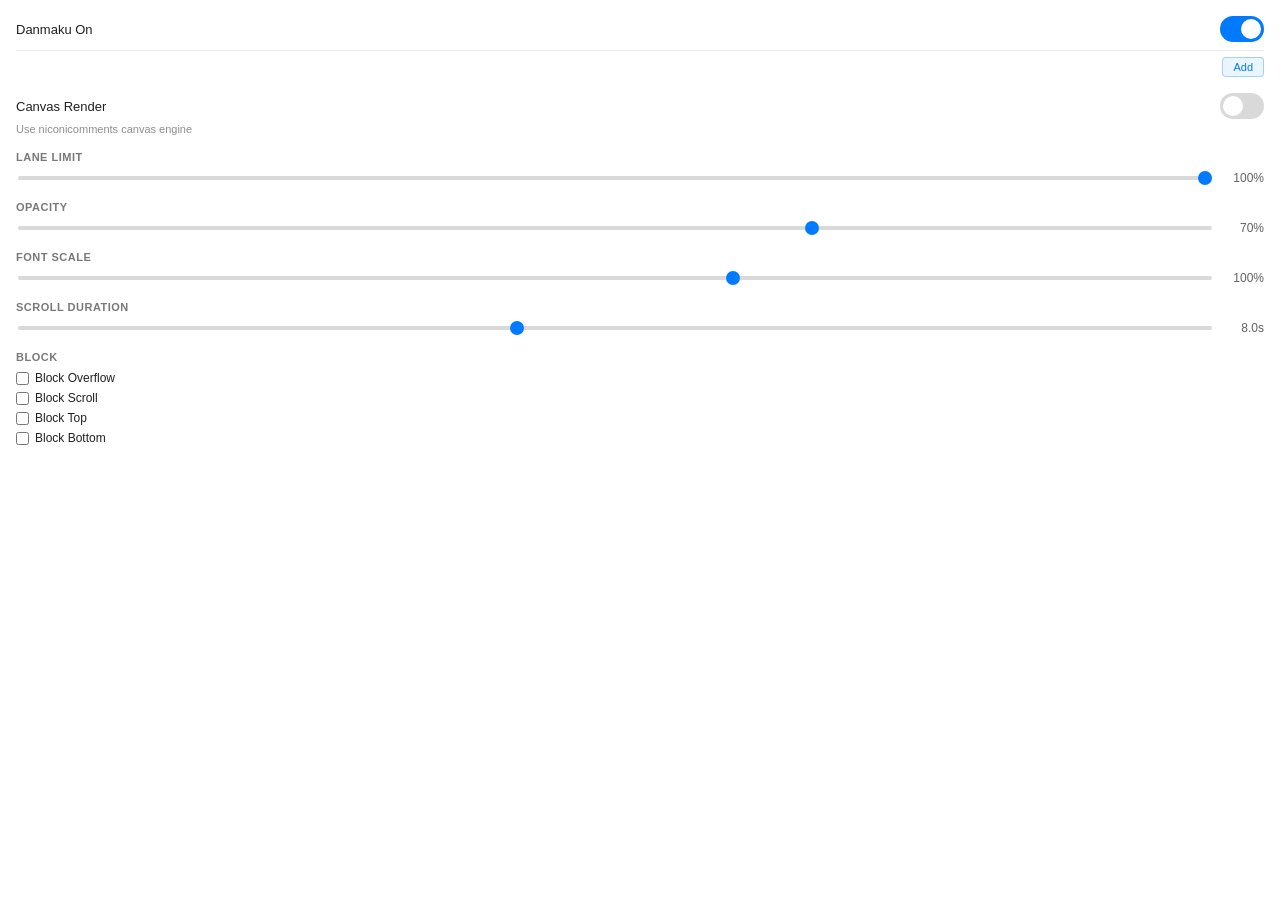
<file: sidebar/index.html>
<!DOCTYPE html>
<html lang="en">

<head>
  <meta charset="UTF-8" />
  <link rel="stylesheet" href="index.css" />
  <title>Danmaku Control</title>
</head>

<body>
  <div id="root">
    <div class="section">
      <div class="toggle-row">
        <span class="toggle-label" data-i18n="danmaku_visible">Danmaku On</span>
        <label class="switch" data-clickable>
          <input type="checkbox" id="toggle-danmaku" checked />
          <span class="switch-slider"></span>
        </label>
      </div>
      <div id="danmaku-file-list-section" class="danmaku-file-list-section">
        <div id="danmaku-file-list-container"></div>
        <div class="danmaku-file-list-footer">
          <span id="danmaku-file-count" class="danmaku-file-count"></span>
          <div class="danmaku-file-list-actions">
            <button id="danmaku-file-add-btn" class="danmaku-file-action-btn" data-i18n="file_add">Add</button>
          </div>
        </div>
      </div>
    </div>

    <div class="section">
      <div class="toggle-row">
        <span class="toggle-label" data-i18n="render_canvas">Canvas Render</span>
        <label class="switch" data-clickable>
          <input type="checkbox" id="render-mode-canvas" />
          <span class="switch-slider"></span>
        </label>
      </div>
      <div class="hint-text" data-i18n="render_canvas_hint">Use niconicomments canvas engine</div>
      <div class="hint-text canvas-unsupported" data-i18n="render_canvas_unsupported" style="display:none;">Only available for Niconico format</div>
      <div class="canvas-mode-options" style="display:none; margin-top: 8px;">
        <div class="control-row">
          <span class="toggle-label" data-i18n="canvas_mode">Mode</span>
          <select id="canvas-mode-select" data-clickable style="margin-left: auto;">
            <option value="default" data-i18n="canvas_mode_default">Auto</option>
            <option value="html5" data-i18n="canvas_mode_html5">HTML5</option>
            <option value="flash" data-i18n="canvas_mode_flash">Flash</option>
          </select>
        </div>
      </div>
    </div>

    <div class="section">
      <h3 class="section-title" data-i18n="lane_limit">Lane Limit</h3>
      <div class="control-row">
        <input type="range" id="max-lane-slider" data-clickable min="10" max="100" step="5" value="100" class="slider" />
        <span id="max-lane-value" class="value-text">100%</span>
      </div>
    </div>

    <div class="section">
      <h3 class="section-title" data-i18n="opacity">Opacity</h3>
      <div class="control-row">
        <input type="range" id="opacity-slider" data-clickable min="0.1" max="1" step="0.05" value="0.7" class="slider" />
        <span id="opacity-value" class="value-text">70%</span>
      </div>
    </div>

    <div class="section">
      <h3 class="section-title" data-i18n="font_scale">Font Scale</h3>
      <div class="control-row">
        <input type="range" id="fontsize-slider" data-clickable min="25" max="150" step="5" value="100" class="slider" />
        <span id="fontsize-value" class="value-text">100%</span>
      </div>
    </div>

    <div class="section">
      <h3 class="section-title" data-i18n="scroll_duration">Scroll Duration</h3>
      <div class="control-row">
        <input type="range" id="duration-slider" data-clickable min="3000" max="15000" step="500" value="8000" class="slider" />
        <span id="duration-value" class="value-text">8.0s</span>
      </div>
    </div>

    <div class="section">
      <h3 class="section-title" data-i18n="danmaku_block">Block</h3>
      <div class="checkbox-group">
        <label class="checkbox-label" data-clickable>
          <input type="checkbox" id="block-force-lane" /> <span data-i18n="block_force_lane">Block Overflow</span>
        </label>
        <label class="checkbox-label" data-clickable>
          <input type="checkbox" id="block-scroll" /> <span data-i18n="block_scroll">Block Scroll</span>
        </label>
        <label class="checkbox-label" data-clickable>
          <input type="checkbox" id="block-top" /> <span data-i18n="block_top">Block Top</span>
        </label>
        <label class="checkbox-label" data-clickable>
          <input type="checkbox" id="block-bottom" /> <span data-i18n="block_bottom">Block Bottom</span>
        </label>
      </div>
    </div>
  </div>
  <script src="index.js"></script>
</body>

</html>
</file>
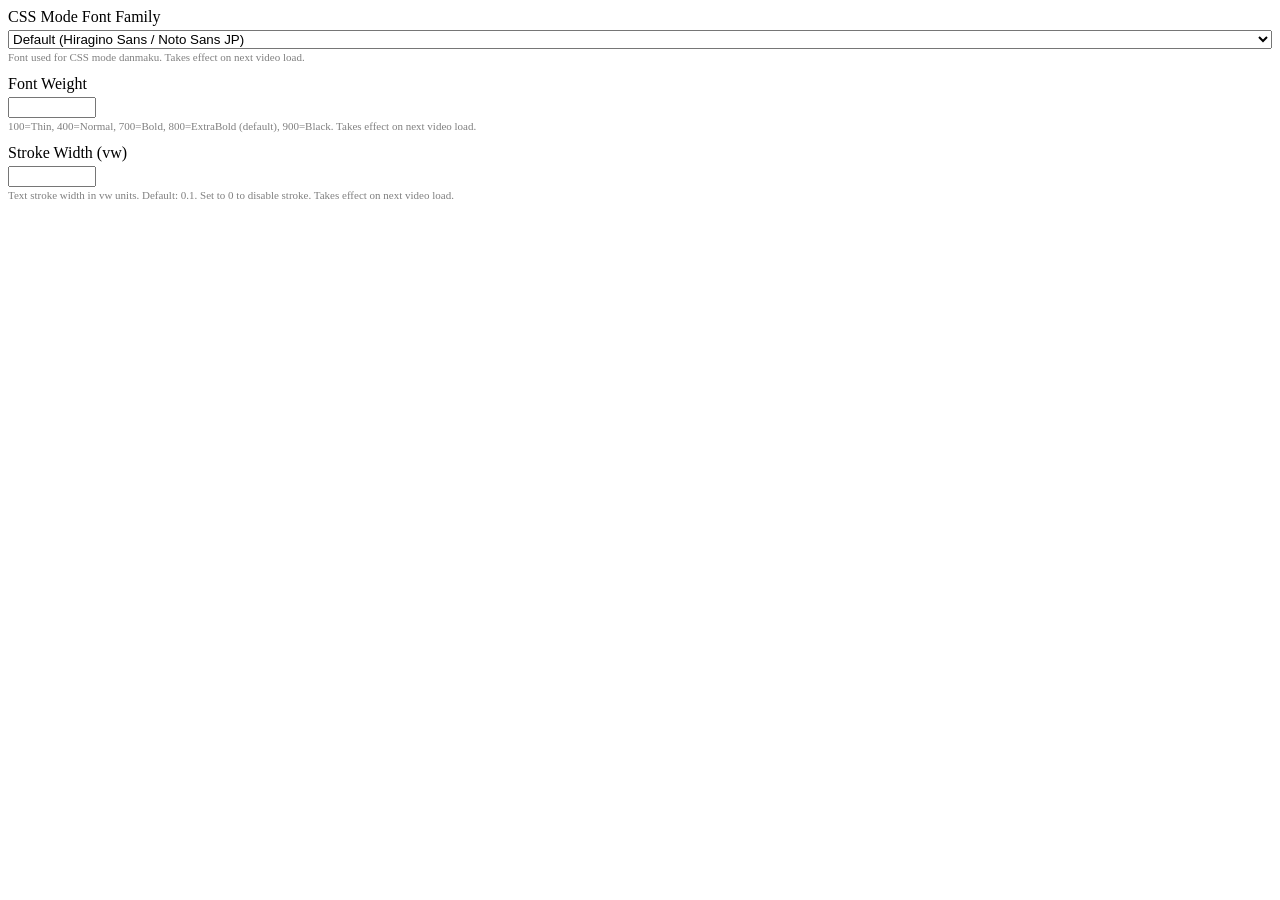
<file: preferences.html>
<!DOCTYPE html>
<html>
<head>
  <meta charset="UTF-8">
  <style>
    .pref-section { margin-bottom: 12px; }
    .pref-section select,
    .pref-section input[type="number"] {
      margin-top: 2px;
    }
    small, .small { font-size: 11px; }
    .secondary { color: rgba(0, 0, 0, 0.5); }
    .pref-help { margin-top: 2px; }
    @media (prefers-color-scheme: dark) {
      .secondary { color: rgba(255, 255, 255, 0.5); }
    }
  </style>
</head>
<body>
  <div class="pref-section">
    <label>CSS Mode Font Family</label>
    <div style="margin-top: 2px">
      <select id="pref-cssFontFamily" data-pref-key="cssFontFamily" style="width: 100%;">
        <option value="default">Default (Hiragino Sans / Noto Sans JP)</option>
        <optgroup label="Japanese Fonts">
          <option value="hiragino-sans">Hiragino Sans (ヒラギノ角ゴ)</option>
          <option value="hiragino-kaku">Hiragino Kaku Gothic ProN (ヒラギノ角ゴ ProN)</option>
          <option value="hiragino-mincho">Hiragino Mincho ProN (ヒラギノ明朝 ProN)</option>
          <option value="yu-gothic">Yu Gothic (游ゴシック体)</option>
          <option value="yu-mincho">Yu Mincho (游明朝体)</option>
          <option value="noto-sans-jp">Noto Sans JP</option>
          <option value="noto-serif-jp">Noto Serif JP</option>
          <option value="meiryo">Meiryo (メイリオ)</option>
          <option value="ms-pgothic">MS PGothic (MS Pゴシック)</option>
        </optgroup>
        <optgroup label="Chinese Fonts">
          <option value="pingfang-sc">PingFang SC (苹方-简)</option>
          <option value="pingfang-tc">PingFang TC (苹方-繁)</option>
          <option value="heiti-sc">STHeiti (华文黑体)</option>
          <option value="songti-sc">Songti SC (华文宋体-简)</option>
          <option value="stfangsong">STFangsong (华文仿宋)</option>
          <option value="simsun">SimSun (宋体)</option>
          <option value="microsoft-yahei">Microsoft YaHei (微软雅黑)</option>
          <option value="wenquanyi-micro-hei">WenQuanYi Micro Hei (文泉驿微米黑)</option>
        </optgroup>
      </select>
    </div>
    <p class="small secondary pref-help">
      Font used for CSS mode danmaku. Takes effect on next video load.
    </p>
  </div>

  <div class="pref-section">
    <label>Font Weight</label>
    <div style="margin-top: 2px">
      <input type="number" id="pref-cssFontWeight" data-type="int" data-pref-key="cssFontWeight" min="100" max="900" step="100" style="width: 80px;" />
    </div>
    <p class="small secondary pref-help">
      100=Thin, 400=Normal, 700=Bold, 800=ExtraBold (default), 900=Black. Takes effect on next video load.
    </p>
  </div>

  <div class="pref-section">
    <label>Stroke Width (vw)</label>
    <div style="margin-top: 2px">
      <input type="number" id="pref-cssStrokeWidth" data-type="float" data-pref-key="cssStrokeWidth" min="0" max="1" step="0.01" style="width: 80px;" />
    </div>
    <p class="small secondary pref-help">
      Text stroke width in vw units. Default: 0.1. Set to 0 to disable stroke. Takes effect on next video load.
    </p>
  </div>

  <script>
    (function() {
      var pref = window.iina ? window.iina.preferences : null;
      if (!pref) return;

      var selectEl = document.getElementById("pref-cssFontFamily");
      if (selectEl) {
        pref.get("cssFontFamily", function(val) {
          if (val !== undefined && val !== null) {
            selectEl.value = val;
          }
        });
        selectEl.addEventListener("change", function() {
          pref.set("cssFontFamily", selectEl.value);
          pref.sync();
        });
      }

      var weightEl = document.getElementById("pref-cssFontWeight");
      if (weightEl) {
        pref.get("cssFontWeight", function(val) {
          if (val !== undefined && val !== null) {
            weightEl.value = val;
          }
        });
        weightEl.addEventListener("change", function() {
          pref.set("cssFontWeight", parseInt(weightEl.value, 10));
          pref.sync();
        });
      }

      var strokeEl = document.getElementById("pref-cssStrokeWidth");
      if (strokeEl) {
        pref.get("cssStrokeWidth", function(val) {
          if (val !== undefined && val !== null) {
            strokeEl.value = val;
          }
        });
        strokeEl.addEventListener("change", function() {
          pref.set("cssStrokeWidth", parseFloat(strokeEl.value));
          pref.sync();
        });
      }
    })();
  </script>
</body>
</html>
</file>
<file: sidebar/index.css>
* {
  box-sizing: border-box;
}

html {
  margin: 0;
  padding: 0;
}

body {
  margin: 0;
  padding: 16px;
  font-size: 13px;
  font-family: -apple-system, BlinkMacSystemFont, "Segoe UI", Roboto,
    Oxygen, Ubuntu, Cantarell, "Open Sans", "Helvetica Neue", sans-serif;
  color: #1f2023;
  background: none;
}

@media (prefers-color-scheme: dark) {
  body {
    color: #dadada;
  }
}

small,
.small {
  font-size: 11px;
}

.secondary {
  color: rgba(0, 0, 0, 0.5);
}

@media (prefers-color-scheme: dark) {
  .secondary {
    color: rgba(255, 255, 255, 0.5);
  }
}

.pref-help {
  margin-top: 2px;
  font-size: 11px;
  opacity: 0.7;
}

.pref-section {
  margin-bottom: 12px;
}

.section {
  margin-bottom: 16px;
}

.section-title {
  font-size: 11px;
  font-weight: 600;
  text-transform: uppercase;
  letter-spacing: 0.5px;
  margin: 0 0 8px 0;
  opacity: 0.6;
}

.toggle-row {
  display: flex;
  align-items: center;
  justify-content: space-between;
}

.toggle-label {
  font-size: 13px;
}

.switch {
  position: relative;
  display: inline-block;
  width: 44px;
  height: 26px;
}

.switch input {
  opacity: 0;
  width: 0;
  height: 0;
}

.switch-slider {
  position: absolute;
  cursor: pointer;
  top: 0;
  left: 0;
  right: 0;
  bottom: 0;
  background-color: rgba(128, 128, 128, 0.3);
  transition: 0.2s;
  border-radius: 26px;
}

.switch-slider:before {
  position: absolute;
  content: "";
  height: 20px;
  width: 20px;
  left: 3px;
  bottom: 3px;
  background-color: white;
  transition: 0.2s;
  border-radius: 50%;
}

.switch input:checked + .switch-slider {
  background-color: #007aff;
}

.switch input:checked + .switch-slider:before {
  transform: translateX(18px);
}

.switch input:disabled + .switch-slider {
  opacity: 0.4;
  cursor: not-allowed;
}

.switch input:disabled + .switch-slider:before {
  cursor: not-allowed;
}

@media (prefers-color-scheme: dark) {
  .switch input:checked + .switch-slider {
    background-color: #4da3ff;
  }
}

.control-row {
  display: flex;
  align-items: center;
  gap: 10px;
}

.value-text {
  font-size: 12px;
  min-width: 40px;
  text-align: right;
  opacity: 0.7;
  font-variant-numeric: tabular-nums;
}

.slider {
  flex: 1;
  height: 4px;
  -webkit-appearance: none;
  appearance: none;
  background: rgba(128, 128, 128, 0.3);
  border-radius: 2px;
  outline: none;
}

.slider::-webkit-slider-thumb {
  -webkit-appearance: none;
  appearance: none;
  width: 14px;
  height: 14px;
  border-radius: 50%;
  background: #007aff;
  cursor: pointer;
}

@media (prefers-color-scheme: dark) {
  .slider::-webkit-slider-thumb {
    background: #4da3ff;
  }
}

.checkbox-group {
  display: flex;
  flex-direction: column;
  gap: 6px;
}

.checkbox-label {
  display: flex;
  align-items: center;
  gap: 6px;
  font-size: 12px;
  cursor: pointer;
}

.checkbox-label input[type="checkbox"] {
  margin: 0;
  cursor: pointer;
}

.hint-text {
  font-size: 11px;
  opacity: 0.5;
  margin-top: 4px;
}

.canvas-unsupported {
  color: #ff6b6b;
  opacity: 0.8;
}

@media (prefers-color-scheme: dark) {
  .canvas-unsupported {
    color: #ff8787;
  }
}

.danmaku-file-info {
  margin-top: 6px;
  padding: 6px 8px;
  background: rgba(128, 128, 128, 0.08);
  border-radius: 4px;
  font-size: 11px;
  line-height: 1.4;
}

.danmaku-file-name {
  font-weight: 500;
  word-break: break-all;
}

.danmaku-file-path {
  opacity: 0.5;
  font-size: 10px;
  word-break: break-all;
  margin-top: 2px;
}

.danmaku-file-list-section {
  margin-top: 8px;
}

.danmaku-file-list-footer {
  display: flex;
  align-items: center;
  justify-content: space-between;
  margin-top: 6px;
  padding-top: 6px;
  border-top: 1px solid rgba(128, 128, 128, 0.15);
}

.danmaku-file-count {
  font-size: 11px;
  opacity: 0.6;
}

.danmaku-file-list-actions {
  display: flex;
  gap: 6px;
}

.danmaku-file-action-btn {
  padding: 3px 10px;
  font-size: 11px;
  font-family: inherit;
  color: #007aff;
  background: rgba(0, 122, 255, 0.08);
  border: 1px solid rgba(0, 122, 255, 0.3);
  border-radius: 4px;
  cursor: pointer;
}

.danmaku-file-action-btn:hover {
  background: rgba(0, 122, 255, 0.15);
}

.danmaku-file-action-btn:active {
  background: rgba(0, 122, 255, 0.25);
}

.danmaku-file-action-btn.delete-btn {
  color: #ff3b30;
  background: rgba(255, 59, 48, 0.08);
  border-color: rgba(255, 59, 48, 0.3);
}

.danmaku-file-action-btn.delete-btn:hover {
  background: rgba(255, 59, 48, 0.15);
}

.danmaku-file-action-btn.delete-btn:active {
  background: rgba(255, 59, 48, 0.25);
}

@media (prefers-color-scheme: dark) {
  .danmaku-file-action-btn {
    color: #4da3ff;
    background: rgba(77, 163, 255, 0.08);
    border-color: rgba(77, 163, 255, 0.3);
  }

  .danmaku-file-action-btn:hover {
    background: rgba(77, 163, 255, 0.15);
  }

  .danmaku-file-action-btn.delete-btn {
    color: #ff6b6b;
    background: rgba(255, 107, 107, 0.08);
    border-color: rgba(255, 107, 107, 0.3);
  }

  .danmaku-file-action-btn.delete-btn:hover {
    background: rgba(255, 107, 107, 0.15);
  }
}

.danmaku-file-group {
  margin-bottom: 6px;
}

.danmaku-file-group-title {
  font-size: 10px;
  font-weight: 600;
  text-transform: uppercase;
  letter-spacing: 0.5px;
  opacity: 0.5;
  margin-bottom: 4px;
  padding: 0 2px;
}

.danmaku-file-item {
  display: flex;
  align-items: center;
  gap: 6px;
  padding: 4px 6px;
  border-radius: 4px;
  cursor: pointer;
  transition: background 0.15s;
}

.danmaku-file-item:hover {
  background: rgba(128, 128, 128, 0.08);
}

.danmaku-file-item input[type="checkbox"] {
  margin: 0;
  flex-shrink: 0;
  cursor: pointer;
}

.danmaku-file-item-info {
  flex: 1;
  min-width: 0;
  display: flex;
  align-items: center;
  gap: 6px;
  overflow: hidden;
}

.danmaku-file-item-name {
  font-size: 11px;
  font-weight: 500;
  white-space: nowrap;
  overflow: hidden;
  text-overflow: ellipsis;
  flex: 1;
  min-width: 0;
}

.danmaku-file-item-type {
  font-size: 9px;
  font-weight: 600;
  padding: 1px 4px;
  border-radius: 3px;
  background: rgba(128, 128, 128, 0.15);
  color: inherit;
  opacity: 0.7;
  flex-shrink: 0;
}

.danmaku-file-item-path {
  font-size: 10px;
  opacity: 0.4;
  white-space: nowrap;
  overflow: hidden;
  text-overflow: ellipsis;
}

.danmaku-file-item-delete {
  flex-shrink: 0;
  width: 18px;
  height: 18px;
  display: flex;
  align-items: center;
  justify-content: center;
  border: none;
  background: none;
  color: rgba(128, 128, 128, 0.5);
  cursor: pointer;
  border-radius: 3px;
  font-size: 14px;
  line-height: 1;
  padding: 0;
  opacity: 0;
  transition: opacity 0.15s, color 0.15s;
}

.danmaku-file-item:hover .danmaku-file-item-delete {
  opacity: 1;
}

.danmaku-file-item-delete:hover {
  color: #ff3b30;
  background: rgba(255, 59, 48, 0.08);
}

@media (prefers-color-scheme: dark) {
  .danmaku-file-item-delete:hover {
    color: #ff6b6b;
    background: rgba(255, 107, 107, 0.08);
  }
}

.danmaku-file-unknown-toggle {
  font-size: 11px;
  opacity: 0.5;
  cursor: pointer;
  padding: 4px 6px;
  display: flex;
  align-items: center;
  gap: 4px;
  user-select: none;
}

.danmaku-file-unknown-toggle:hover {
  opacity: 0.7;
}

.danmaku-file-unknown-toggle .toggle-arrow {
  display: inline-block;
  transition: transform 0.2s;
  font-size: 10px;
}

.danmaku-file-unknown-toggle .toggle-arrow.expanded {
  transform: rotate(90deg);
}

.danmaku-file-unknown-content {
  display: none;
}

.danmaku-file-unknown-content.expanded {
  display: block;
}

.danmaku-file-item-error {
  font-size: 10px;
  color: #ff3b30;
  padding: 2px 6px;
  opacity: 0.8;
}

@media (prefers-color-scheme: dark) {
  .danmaku-file-item-error {
    color: #ff6b6b;
  }
}

.danmaku-file-item.disabled {
  opacity: 0.5;
  pointer-events: none;
}

kbd {
  display: inline-block;
  padding: 2px 6px;
  font-size: 11px;
  font-family: -apple-system, sans-serif;
  background: rgba(128, 128, 128, 0.15);
  border: 1px solid rgba(128, 128, 128, 0.3);
  border-radius: 3px;
  box-shadow: 0 1px 0 rgba(128, 128, 128, 0.2);
}

select {
  -webkit-appearance: none;
  appearance: none;
  padding: 4px 8px;
  font-size: 12px;
  border: 1px solid rgba(128, 128, 128, 0.3);
  border-radius: 4px;
  background: rgba(128, 128, 128, 0.1);
  color: inherit;
  cursor: pointer;
  outline: none;
}

select:focus {
  border-color: #007aff;
}

@media (prefers-color-scheme: dark) {
  select {
    background: rgba(255, 255, 255, 0.1);
    border-color: rgba(255, 255, 255, 0.2);
  }
}
</file>
